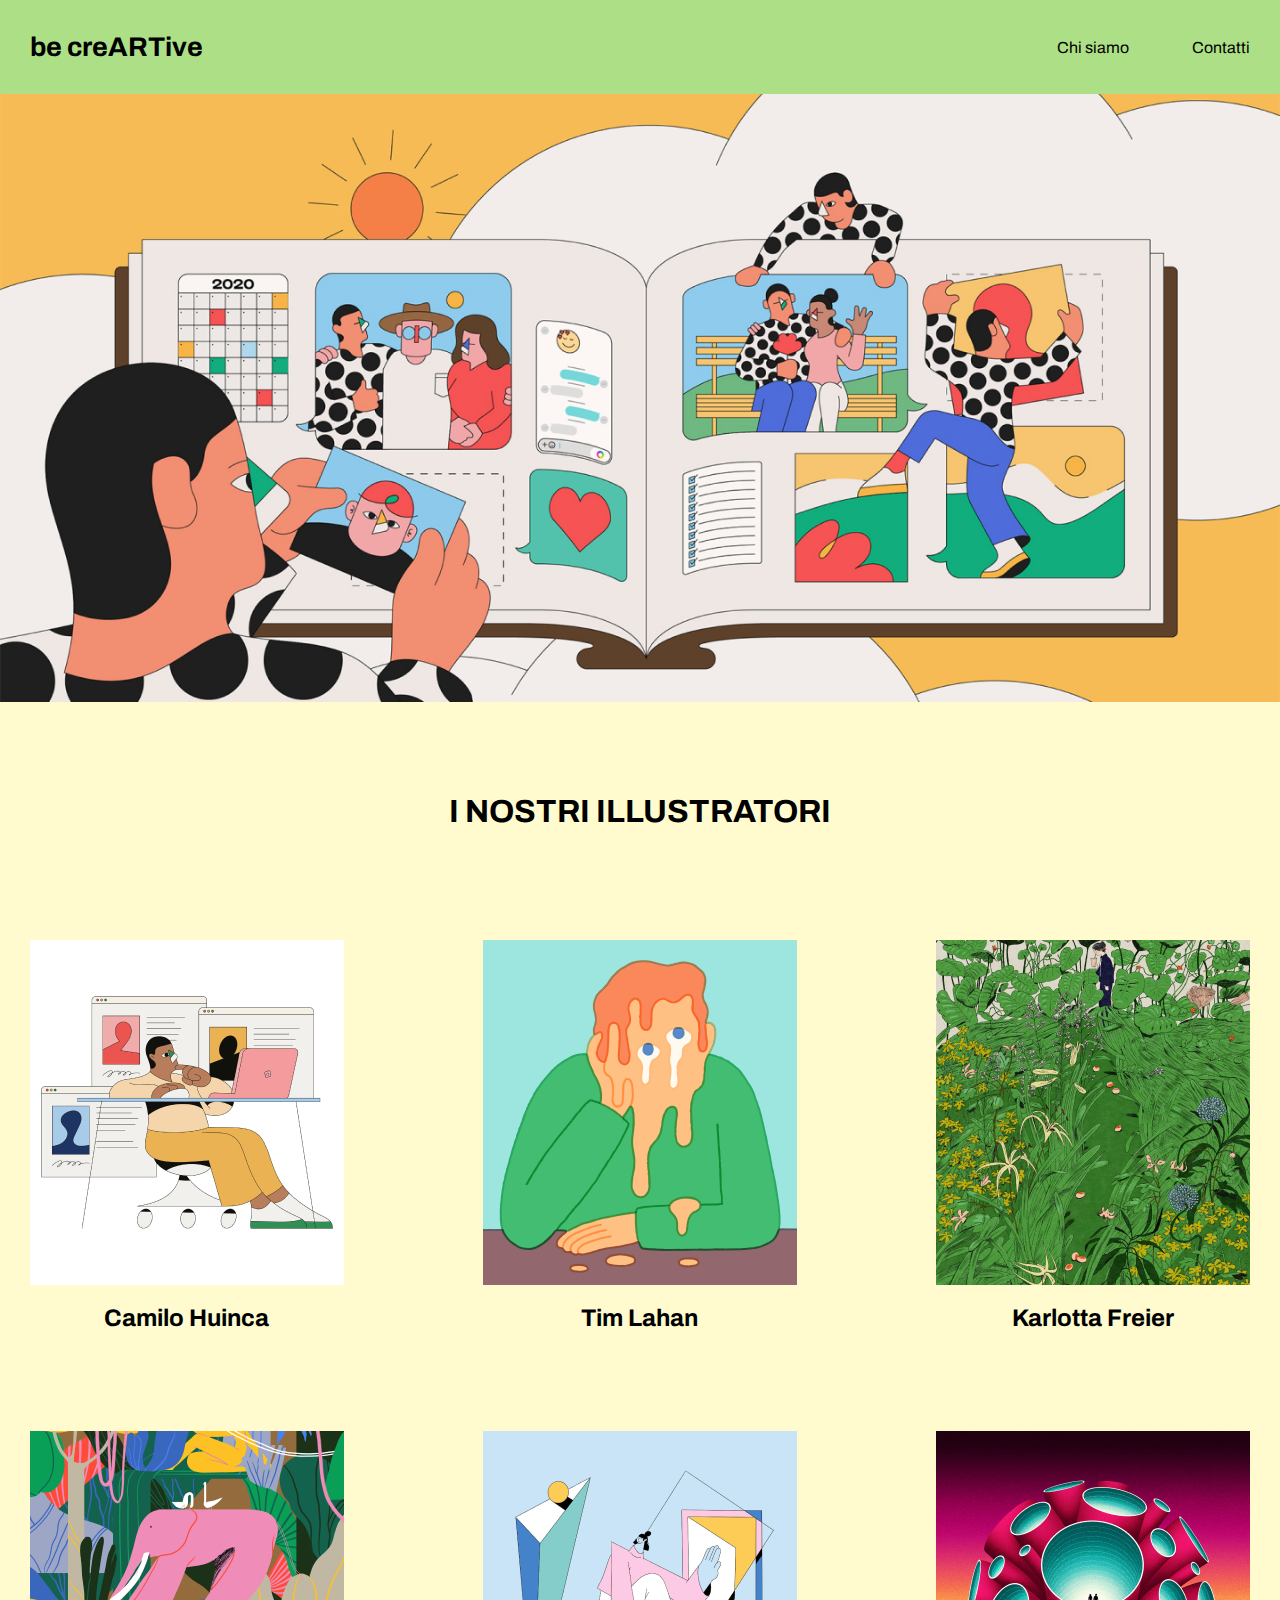
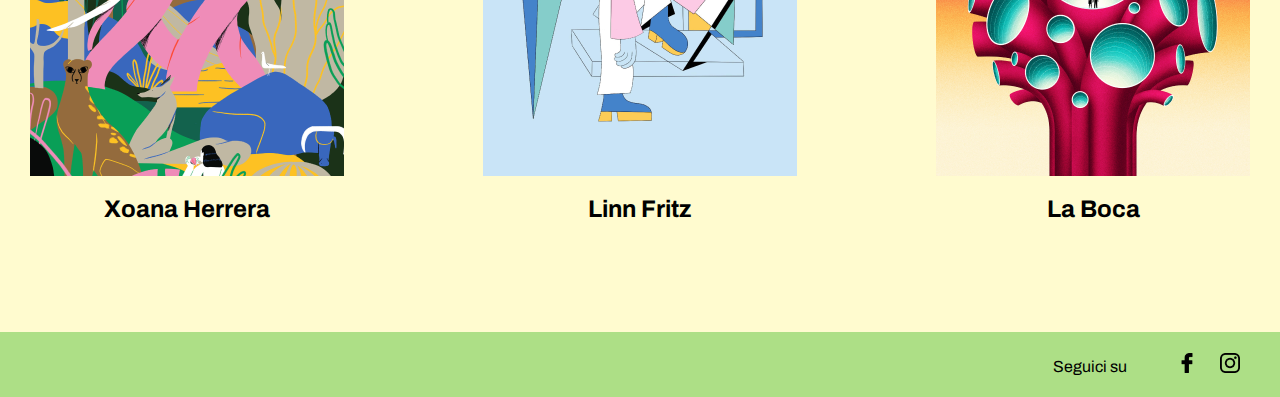
<file: index.html>
<!DOCTYPE html>
<html lang="en">
<head>
    <meta charset="UTF-8">
    <meta http-equiv="X-UA-Compatible" content="IE=edge">
    <meta name="viewport" content="width=device-width, initial-scale=1.0">
    <title>be creARTive</title>
    <link rel="stylesheet" href="css/stile.css">
</head>
<body>
    <header>
        <div class="titolo1">
        <p>be creARTive</p>
        </div>
        <nav>
            <ul class="navigazione1">
                <li><a href="chi-siamo.html">Chi siamo</a></li>
                <li><a href="contatti.html">Contatti</a></li>
            </ul>
        </nav>
    </header>
   <section class="hero">
    <img src="immagini/hero-img.png" alt="">
    </section>
    <main>

   <div class="sezione1">
     <h1>I NOSTRI ILLUSTRATORI</h1>
    </div>

        <div class="contenuti">
            <div class="card ">
                <a href="camilo huinca.html"><img src="immagini/home-huinca.jpg" alt=""></a>
                <a href="camilo huinca.html"><h2>Camilo Huinca</h2></a>
            </div>
            <div class="card">
                <a href="Tim Lahan.html"><img src="immagini/home-lahan.png" alt=""></a>
                <a href="Tim Lahan.html"><h2>Tim Lahan</h2></a>
            </div>
            <div class="card">
                <a href="Karlotta Freier.html"><img src="immagini/home-freier.png" alt=""></a>
                <a href="Karlotta Freier.html"><h2>Karlotta Freier</h2></a>
            </div>
            <div class="card">
                <a href="Xoana Herrera.html"><img src="immagini/home-herrera.png" alt=""></a>
                <a href="Xoana Herrera.html"><h2>Xoana Herrera</h2></a>
            </div>
            <div class="card ">
                <a href="Linn Fritz.html"><img src="immagini/home-fritz.png" alt=""></a>
                <a href="Linn Fritz.html"><h2>Linn Fritz</h2></a>
            </div>
            <div class="card ">
                <a href="La Boca.html"><img src="immagini/home-laboca.png" alt=""></a>
                <a href="La Boca.html"><h2>La Boca</h2></a>
            </div>
        </div>
</main>
<footer>
    <p>Seguici su</p>
    <nav>
        <ul class="navfooter">
            <li><a href="#"><img src="immagini/facebook.png" alt=""></a></li>
            <li><a href="#"><img src="immagini/insta.png" alt=""></a></li>
        </ul>
    </nav>
</footer>
        
</body>
</html>
</file>
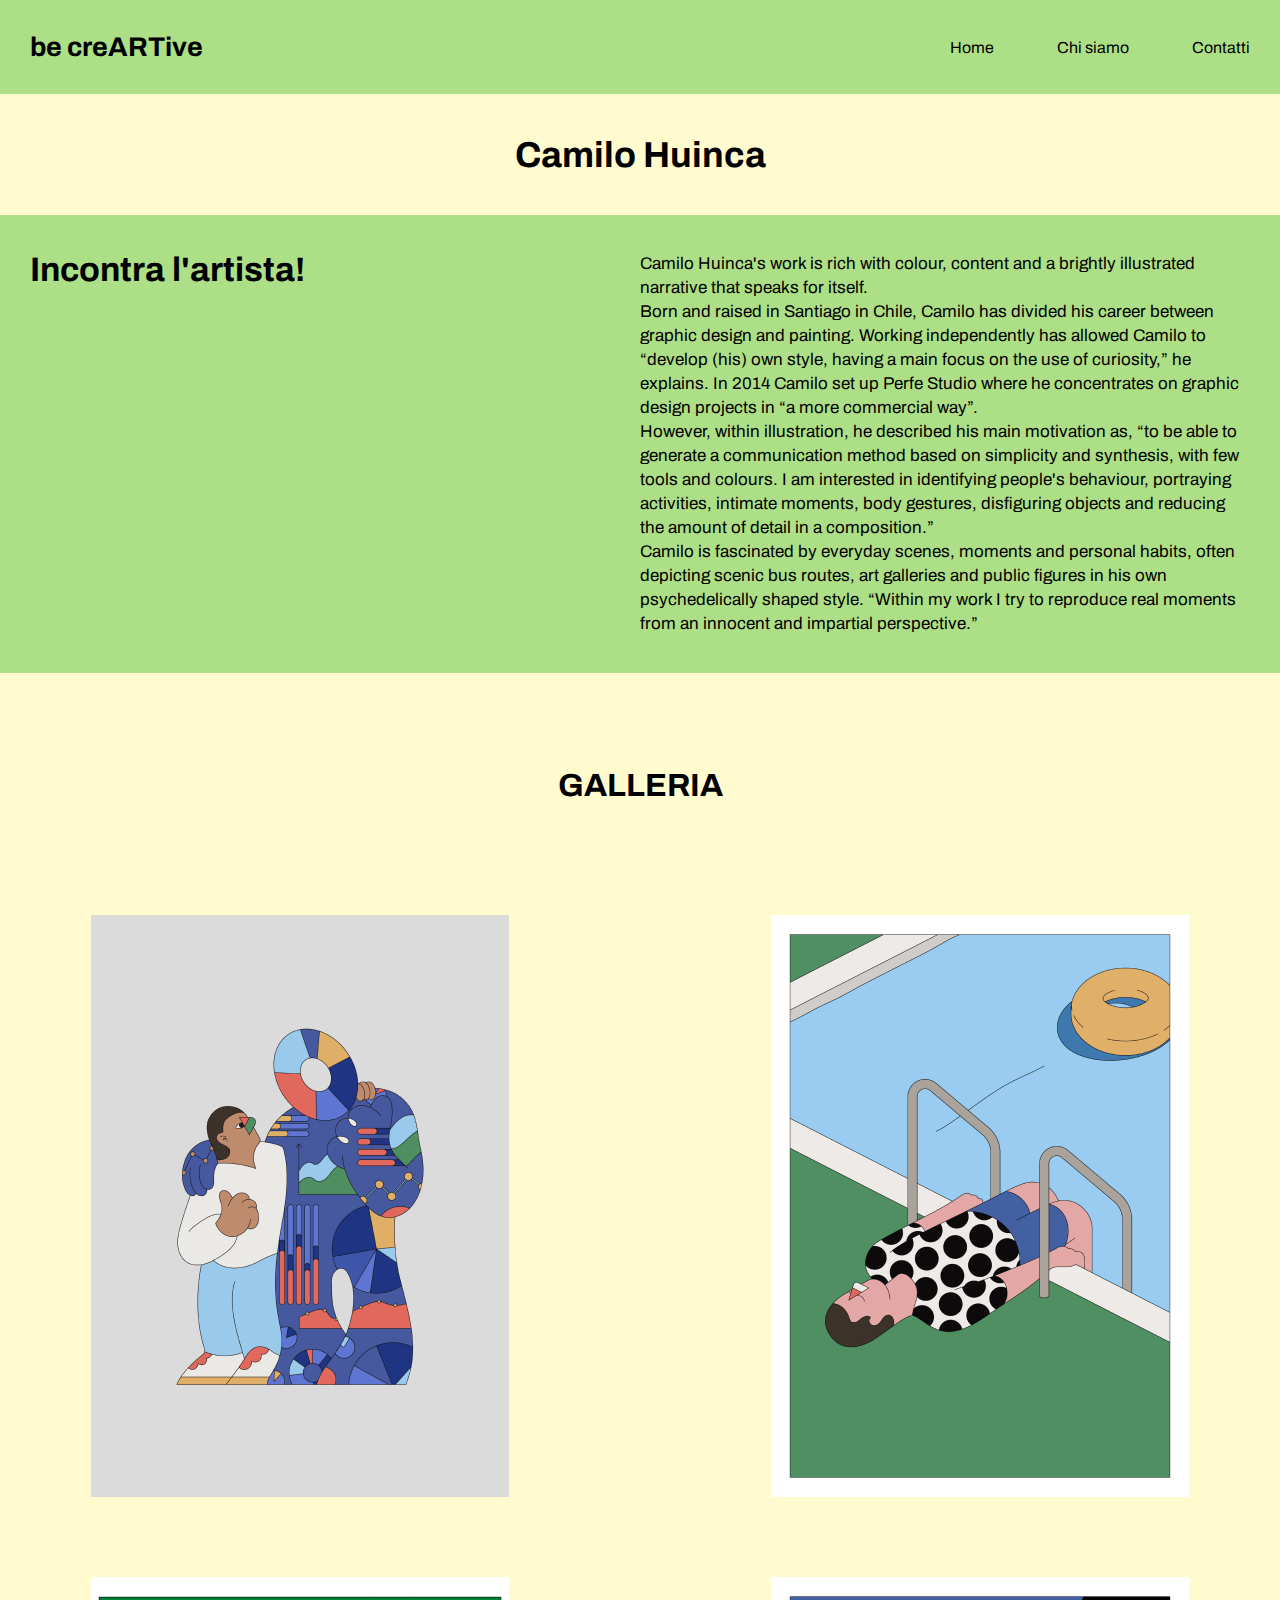
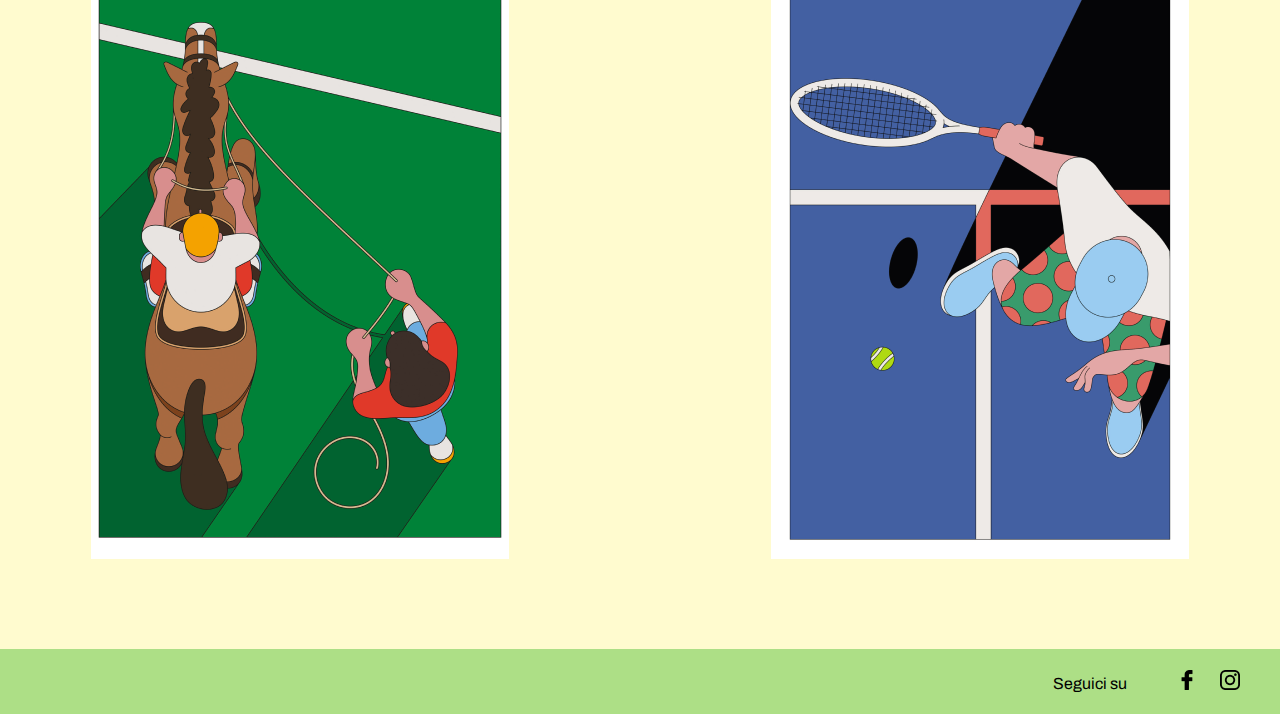
<file: camilo huinca.html>
<!DOCTYPE html>
<html lang="en">
<head>
    <meta charset="UTF-8">
    <meta http-equiv="X-UA-Compatible" content="IE=edge">
    <meta name="viewport" content="width=device-width, initial-scale=1.0">
    <title>Camilo Huinca</title>
    <link rel="stylesheet" href="css/stile.css">
</head>
<body>
    <header>
        <p>be creARTive</p>
        <nav>
            <ul class="navigazione">
                <li><a href="index.html">Home</a></li>
                <li><a href="chi-siamo.html">Chi siamo</a></li>
                <li><a href="contatti.html">Contatti</a></li>
            </ul>
        </nav>
    </header>
    <section class="hero">
        <h1>Camilo Huinca</h1>
    </section>
    <main> 
            <div class="bio">
            <h1>Incontra l'artista!</h1>
            <p>
                Camilo Huinca's work is rich with colour, 
                content and a brightly illustrated narrative that speaks for itself.
                <br>
                Born and raised in Santiago in Chile, Camilo has divided his career 
                between graphic design and painting.
                Working independently has allowed Camilo to “develop (his) own style,
                having a main focus on the use of curiosity,” he explains.
                In 2014 Camilo set up Perfe Studio where 
                he concentrates on graphic design projects
                in “a more commercial way”.
                <br>
                However, within illustration, he described his main motivation as, 
                “to be able to generate a communication
                method based on simplicity and synthesis, 
                with few tools and colours. I am interested 
                in identifying people's behaviour, portraying activities,
                intimate moments, body gestures, disfiguring objects and reducing
                the amount of detail in a composition.”
                <br>
                Camilo is fascinated by everyday scenes, moments and personal habits,
                often depicting scenic bus routes, art galleries
                and public figures in his own psychedelically 
                shaped style. “Within my work I try to reproduce real moments
                from an innocent and impartial perspective.”
            </p>
            </div>

           <div class="galleria">
            <h1>GALLERIA</h1>
            </div>

            <div class="illustrazioni">
                <div class="card">
                    <img src="immagini/the atlantic.png" alt="">
                </div>

                <div class="card">
                    <img src="immagini/swimmer.png" alt="">
                </div>

                <div class="card">
                    <img src="immagini/horse.png" alt="">
                </div>

                <div class="card">
                    <img src="immagini/tennis.png" alt="">
                </div>
            </div>
<div class="footer">
    <footer>
        <p>Seguici su</p>
        <nav>
            <ul class="navfooter">
                <li><a href="#"><img src="immagini/facebook.png" alt=""></a></li>
                <li><a href="#"><img src="immagini/insta.png" alt=""></a></li>
            </ul>
        </nav>
    </footer>
    </div>       
</body>
</html>
</file>
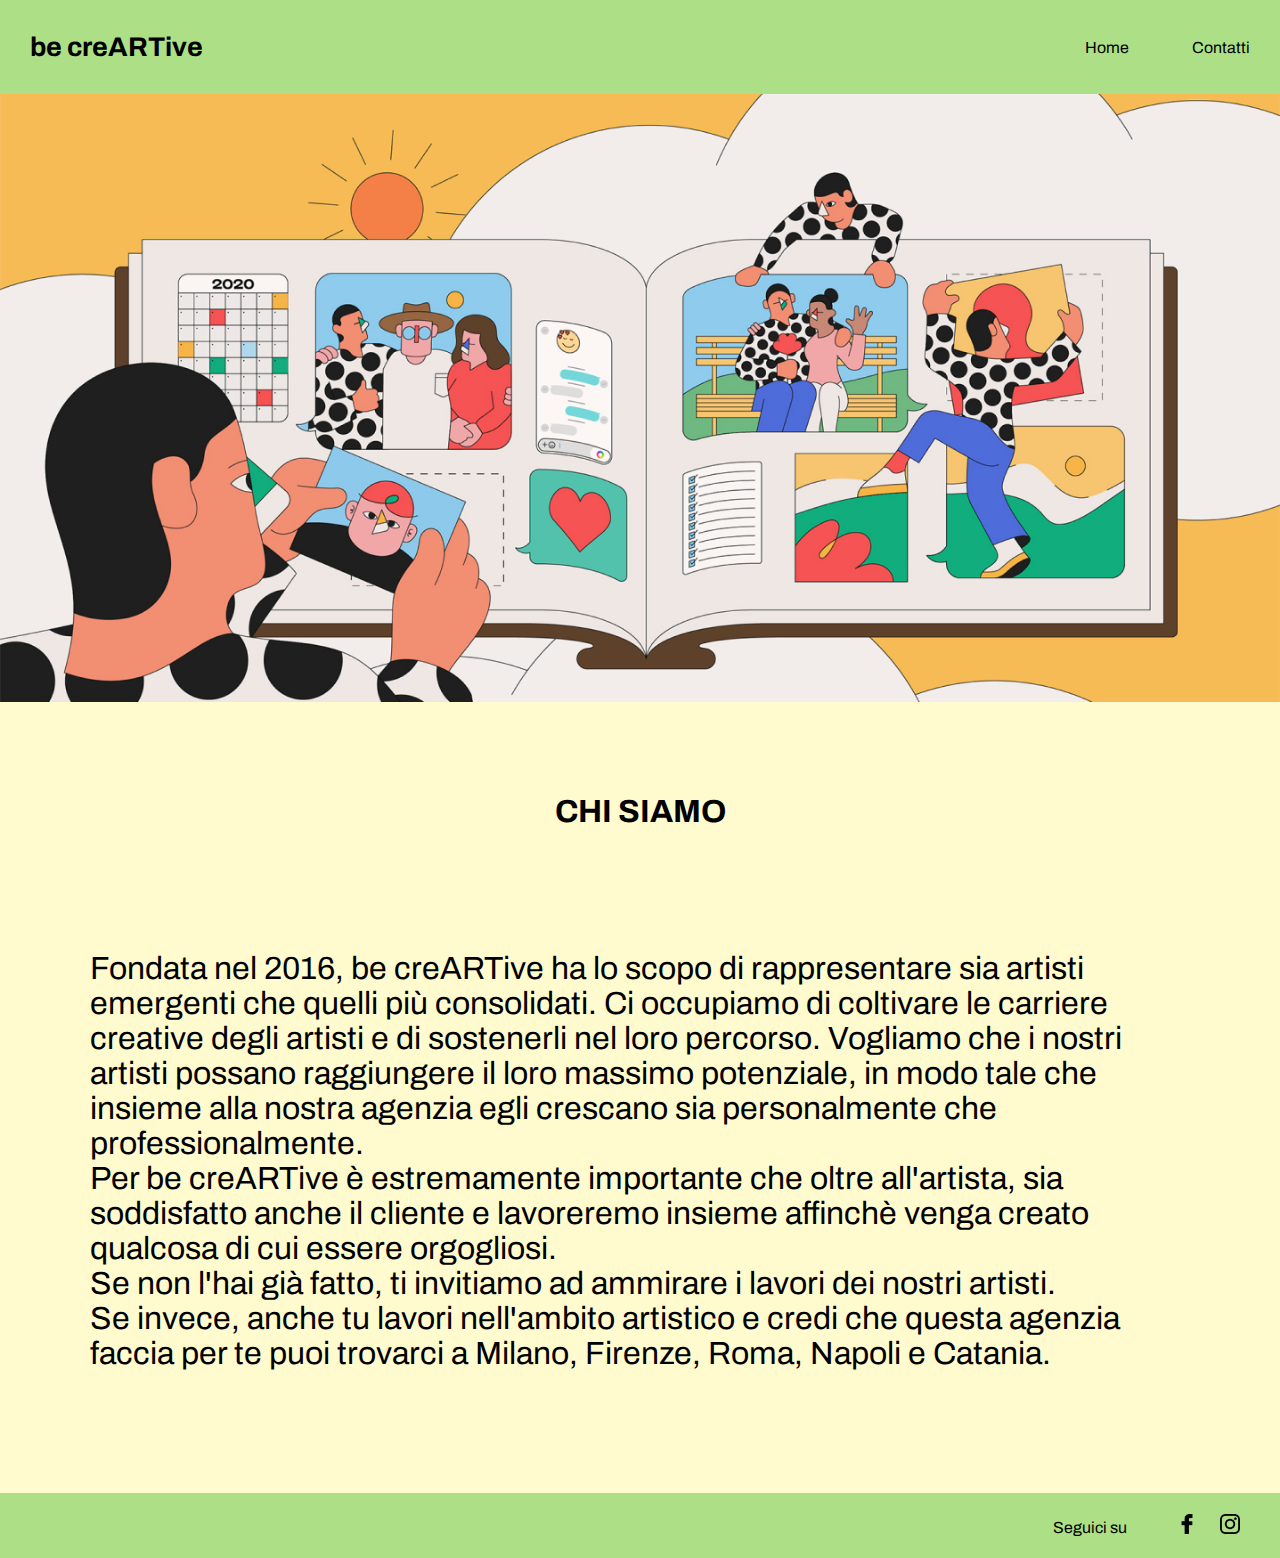
<file: chi-siamo.html>
<!DOCTYPE html>
<html lang="en">
<head>
    <meta charset="UTF-8">
    <meta http-equiv="X-UA-Compatible" content="IE=edge">
    <meta name="viewport" content="width=device-width, initial-scale=1.0">
    <title>be creARTive</title>
    <link rel="stylesheet" href="css/stile.css">
</head>
<body>
    <header>
        <p>be creARTive</p>
        <nav>
            <ul class="navigazione1">
                <li><a href="index.html">Home</a></li>
                <li><a href="contatti.html">Contatti</a></li>
            </ul>
        </nav>
    </header>
    <section class="hero">
     <img src="immagini/hero-img.png" alt="">
     </section>
     <main>

        <div class="sezione1">
        <h1>CHI SIAMO</h1>
        </div>

        <div class="descrizione">
        <p>
            Fondata nel 2016, be creARTive ha lo scopo di rappresentare sia artisti emergenti 
            che quelli più consolidati. Ci occupiamo di coltivare le carriere creative 
            degli artisti e di sostenerli nel loro percorso.
            Vogliamo che i nostri artisti possano raggiungere il loro massimo potenziale, 
            in modo tale che insieme alla nostra agenzia egli crescano sia personalmente
            che professionalmente.
            <br>
            Per be creARTive è estremamente importante che oltre all'artista,
            sia soddisfatto anche il cliente e lavoreremo insieme affinchè venga creato
            qualcosa di cui essere orgogliosi.
            <br>
            Se non l'hai già fatto, ti invitiamo ad ammirare i lavori dei nostri artisti.
            <br>
            Se invece, anche tu lavori nell'ambito artistico e credi che questa agenzia 
            faccia per te puoi trovarci a Milano, Firenze, Roma, Napoli e Catania.
        </p>
        </div>
     </main>
     <footer>
        <p>Seguici su</p>
        <nav>
            <ul class="navfooter">
                <li><a href="#"><img src="immagini/facebook.png" alt=""></a></li>
                <li><a href="#"><img src="immagini/insta.png" alt=""></a></li>
            </ul>
        </nav>
    </footer>
            
    </body>
    </html>
</file>
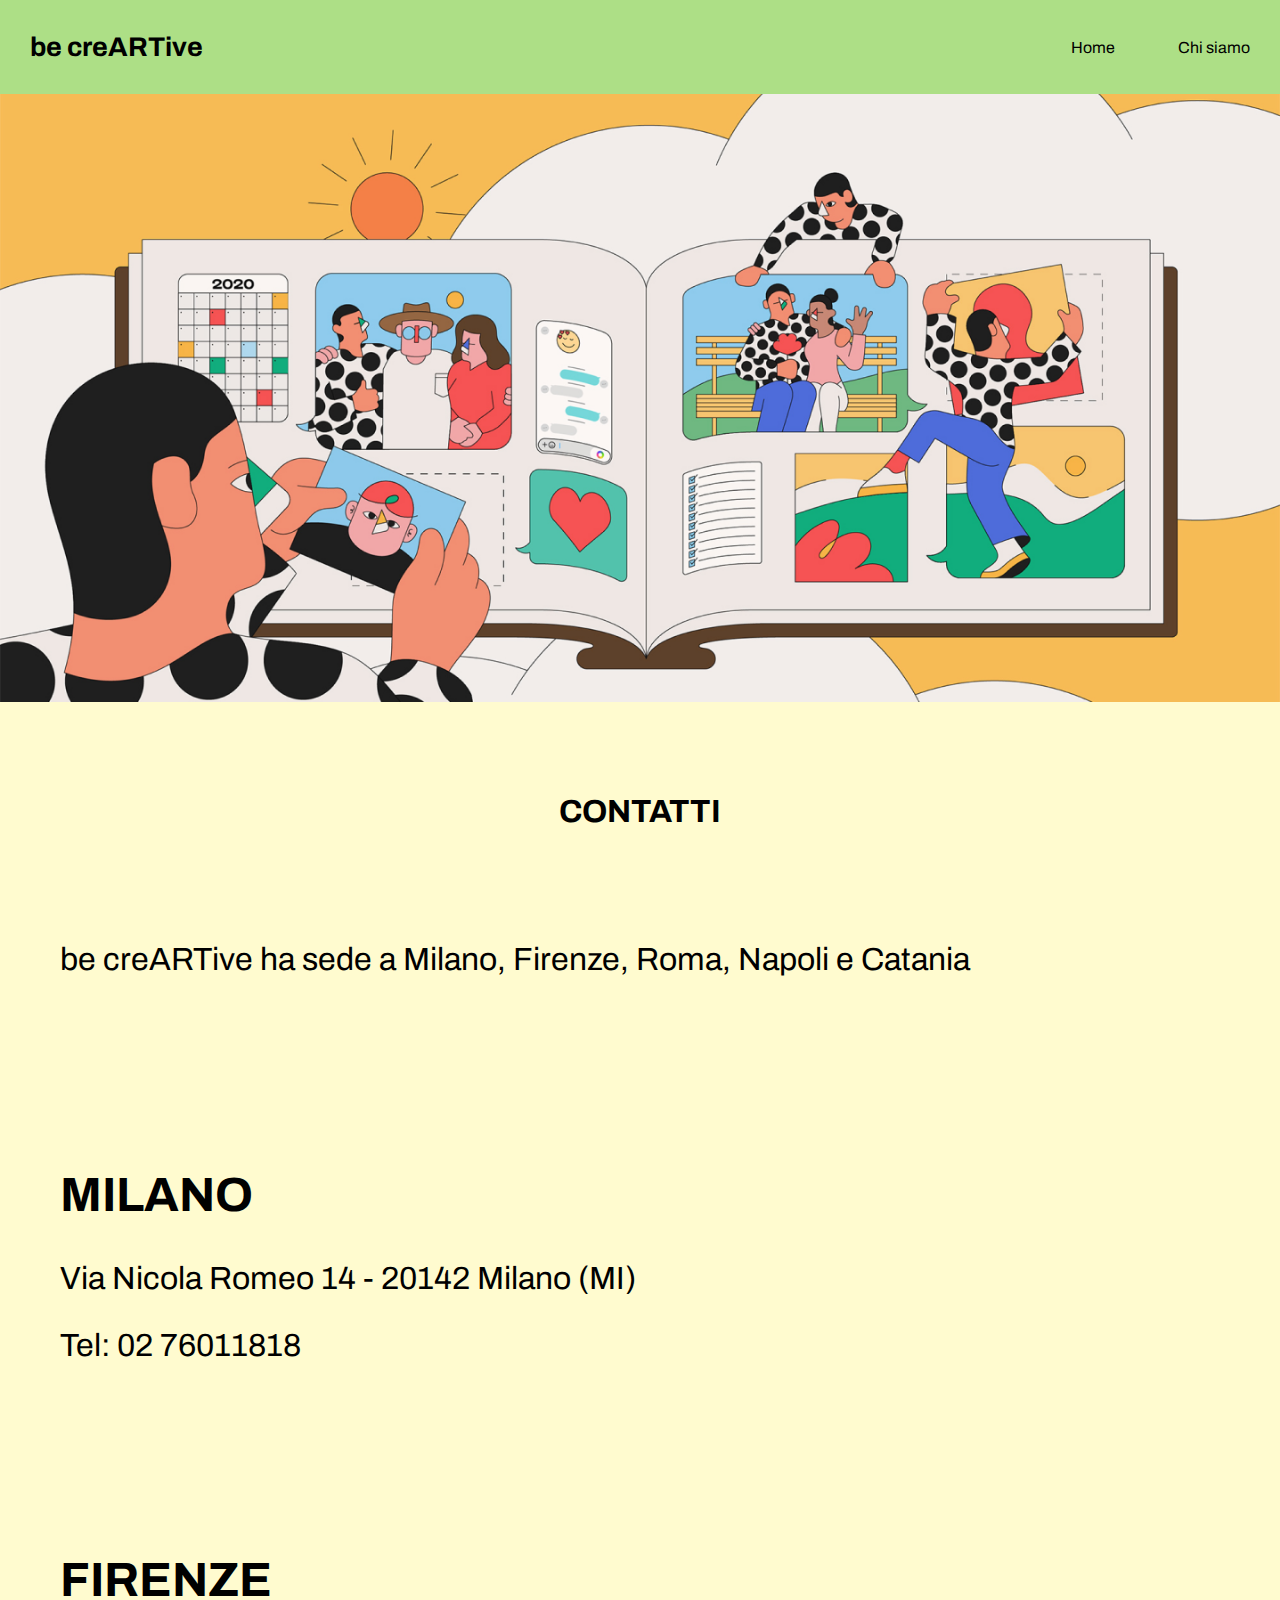
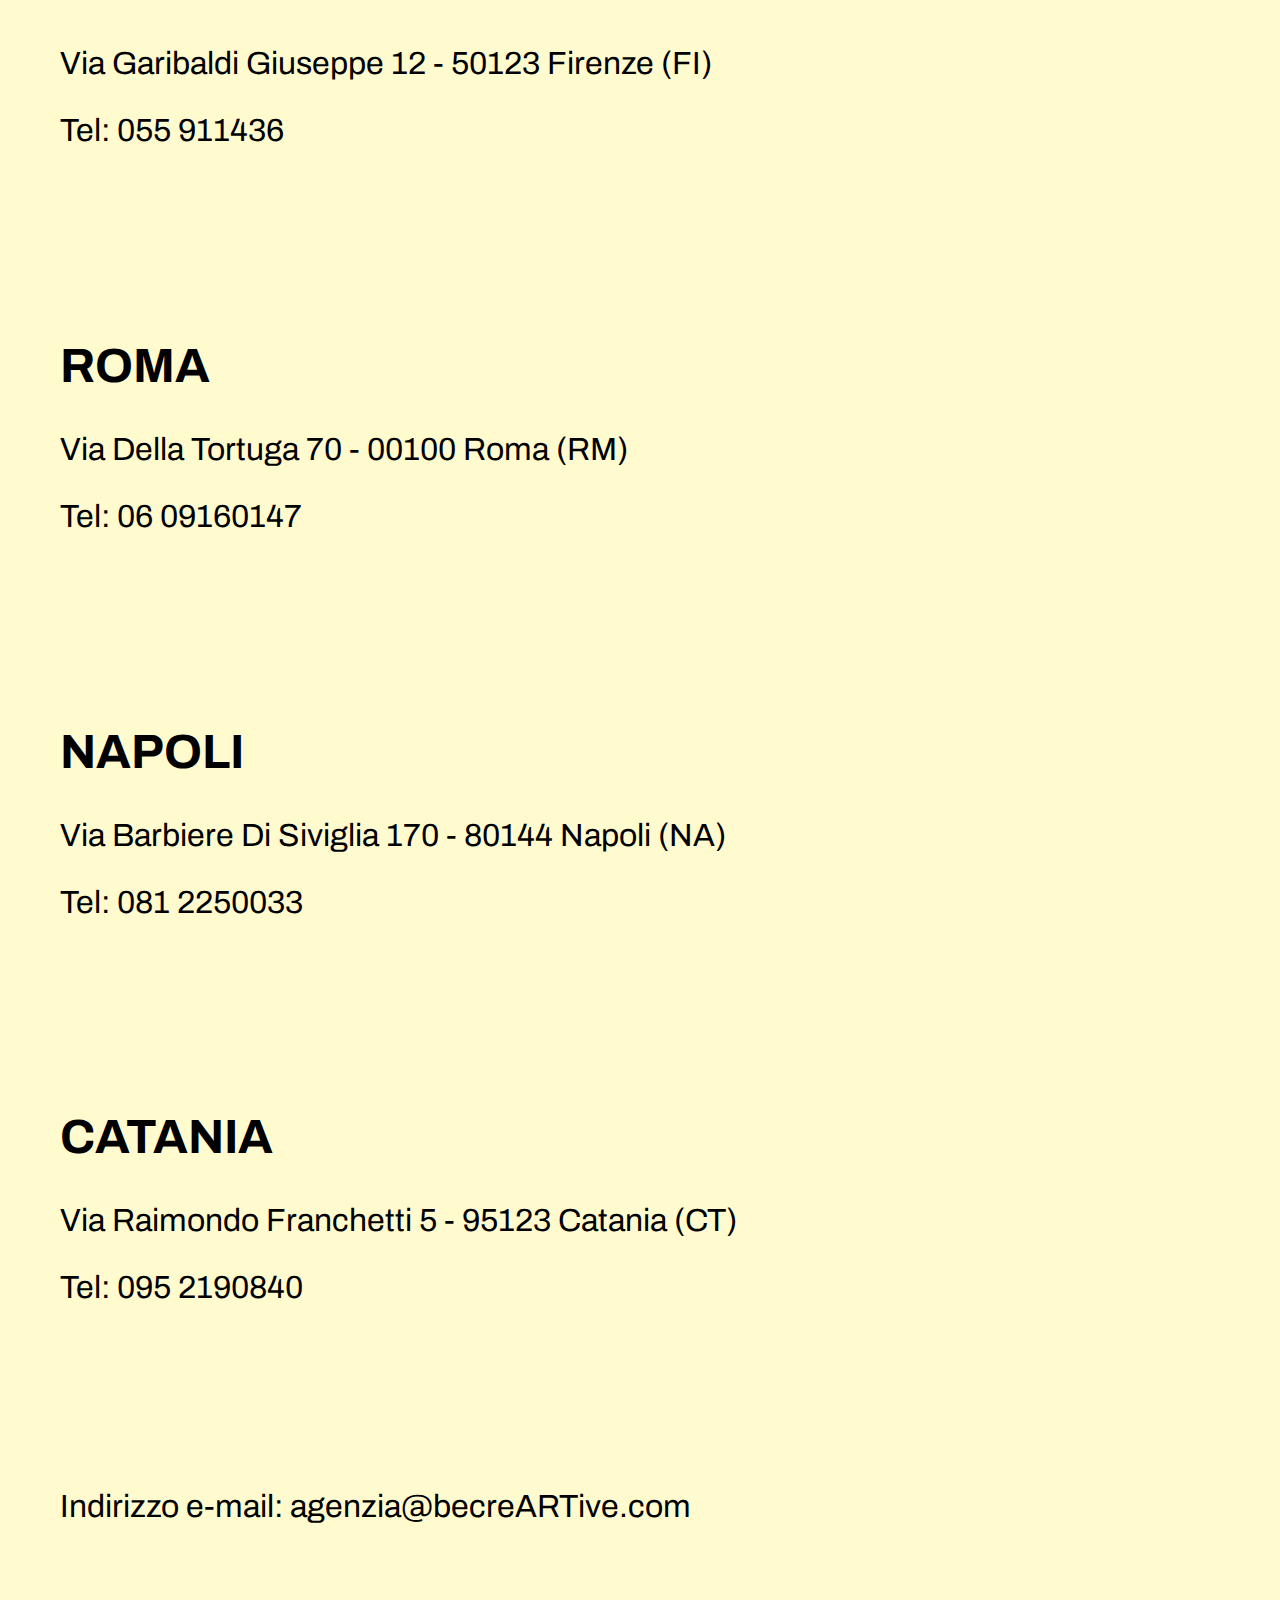
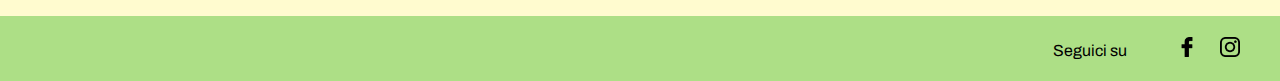
<file: contatti.html>
<!DOCTYPE html>
<html lang="en">
<head>
    <meta charset="UTF-8">
    <meta http-equiv="X-UA-Compatible" content="IE=edge">
    <meta name="viewport" content="width=device-width, initial-scale=1.0">
    <title>be creARTive</title>
    <link rel="stylesheet" href="css/stile.css">
</head>
<body>
    <header>
        <p>be creARTive</p>
        <nav>
            <ul class="navigazione1">
                <li><a href="index.html">Home</a></li>
                <li><a href="chi-siamo.html">Chi siamo</a></li>
            </ul>
        </nav>
    </header>
    <section class="hero">
     <img src="immagini/hero-img.png" alt="">
     </section>
     <main>

        <div class="sezione1">
        <h1>CONTATTI</h1>
        </div>

    
    <div class="contatti">
        <div class="città">
            <p>be creARTive ha sede a Milano, Firenze, Roma, Napoli e Catania</p>
        </div>
        <div class="città">
            <h2>MILANO</h2>
            <p>
                Via Nicola Romeo 14 - 20142 Milano (MI)
            </p>
            <p>
                Tel: 02 76011818
            </p>
        </div>
        <div class="città">
            <h2>FIRENZE</h2>
            <p>
                Via Garibaldi Giuseppe 12 - 50123 Firenze (FI)
            </p>
            <p>
                Tel: 055 911436
            </p>
        </div>
        <div class="città">
            <h2>ROMA</h2>
            <p>
                Via Della Tortuga 70 - 00100 Roma (RM)
            </p>
            <p>
                Tel: 06 09160147
            </p>
        </div>
        <div class="città">
            <h2>NAPOLI</h2>
            <p>
                Via Barbiere Di Siviglia 170 - 80144 Napoli (NA)
            </p>
            <p>
                Tel: 081 2250033
            </p>
        </div>
        <div class="città">
            <h2>CATANIA</h2>
            <p>
                Via Raimondo Franchetti 5 - 95123 Catania (CT)
            </p>
            <p>
                Tel: 095 2190840
            </p>
        </div>
       <div class="città">
         <p> Indirizzo e-mail: agenzia@becreARTive.com</p>
        </div>
    </div>
     </main>
     <footer>
        <p>Seguici su</p>
        <nav>
            <ul class="navfooter">
                <li><a href="#"><img src="immagini/facebook.png" alt=""></a></li>
                <li><a href="#"><img src="immagini/insta.png" alt=""></a></li>
            </ul>
        </nav>
    </footer>
            
    </body>
    </html>
</file>
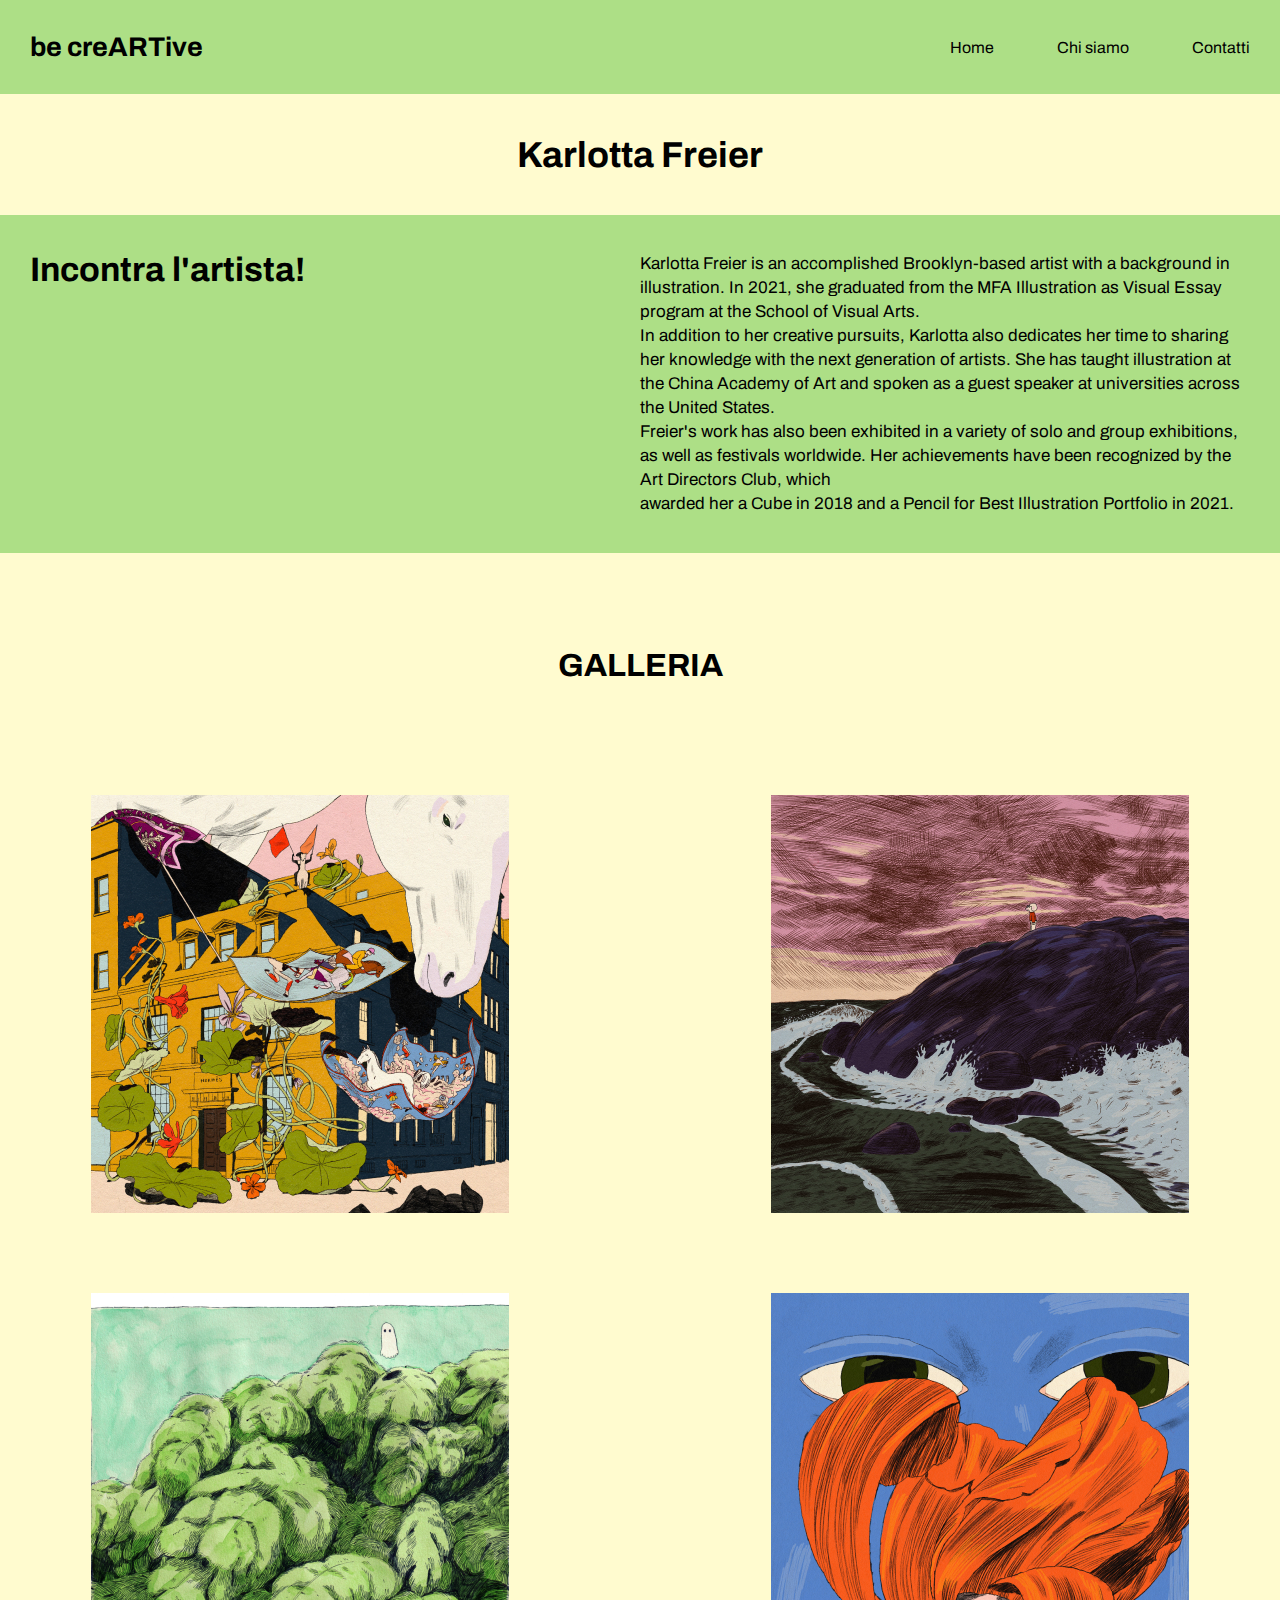
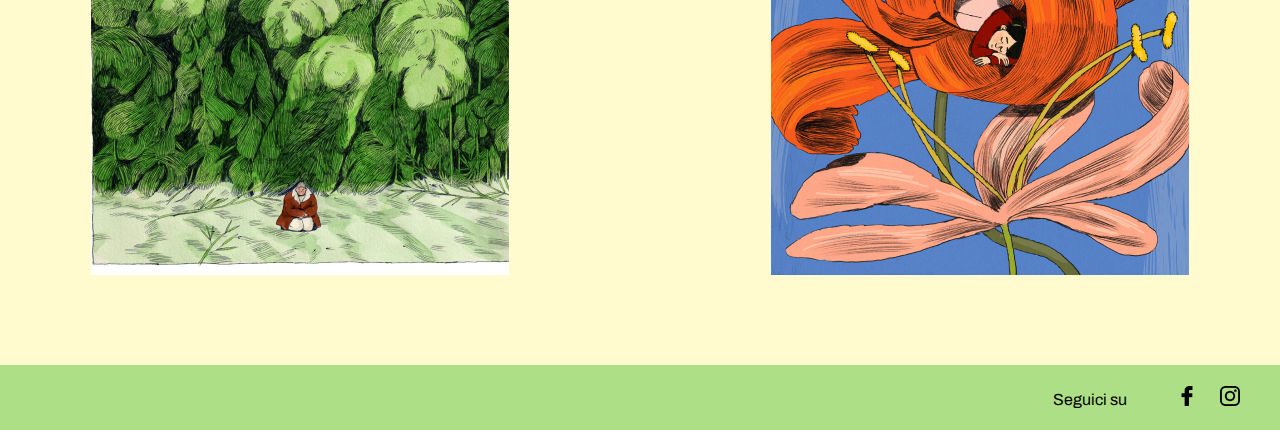
<file: Karlotta Freier.html>
<!DOCTYPE html>
<html lang="en">
<head>
    <meta charset="UTF-8">
    <meta http-equiv="X-UA-Compatible" content="IE=edge">
    <meta name="viewport" content="width=device-width, initial-scale=1.0">
    <title>Karlotta Freier</title>
    <link rel="stylesheet" href="css/stile.css">
</head>
<body>
    <header>
        <p>be creARTive</p>
        <nav>
            <ul class="navigazione">
                <li><a href="index.html">Home</a></li>
                <li><a href="chi-siamo.html">Chi siamo</a></li>
                <li><a href="contatti.html">Contatti</a></li>
            </ul>
        </nav>
    </header>
    <section class="hero">
        <h1>Karlotta Freier</h1>
    </section>
    <main> 
        <div class="bio">
            <h1>Incontra l'artista!</h1>
            <p>
                Karlotta Freier is an accomplished Brooklyn-based artist with a background in illustration. 
                In 2021, she graduated from the MFA Illustration as Visual Essay program at 
                the School of Visual Arts.
                <br>
                In addition to her creative pursuits,
                 Karlotta also dedicates her time to sharing her knowledge with 
                 the next generation of artists. She has taught illustration at the China Academy
                  of Art and spoken as a guest speaker at universities across the United States.
                <br>
                Freier's work has also been exhibited in a variety of solo and group exhibitions, 
                as well as festivals worldwide. Her achievements have been recognized by 
                the Art Directors Club, which
                <br>
                awarded her a Cube in 2018 and a Pencil for Best Illustration Portfolio in 2021.
            </p>
            </div>
            <div class="galleria">
                <h1>GALLERIA</h1>
                </div>
    
                <div class="illustrazioni">
                    <div class="card">
                        <img src="immagini/karlotta freier 1.jpg" alt="">
                    </div>
    
                    <div class="card">
                        <img src="immagini/karlotta freier 2.png" alt="">
                    </div>
    
                    <div class="card">
                        <img src="immagini/karlotta freier 3.png" alt="">
                    </div>
    
                    <div class="card">
                        <img src="immagini/karlotta freier 4.png" alt="">
                    </div>
                </div>
                <div class="footer">
                    <footer>
                        <p>Seguici su</p>
                        <nav>
                            <ul class="navfooter">
                                <li><a href="#"><img src="immagini/facebook.png" alt=""></a></li>
                                <li><a href="#"><img src="immagini/insta.png" alt=""></a></li>
                            </ul>
                        </nav>
                    </footer>
                </div> 
                      
                </body>
                </html>
</file>
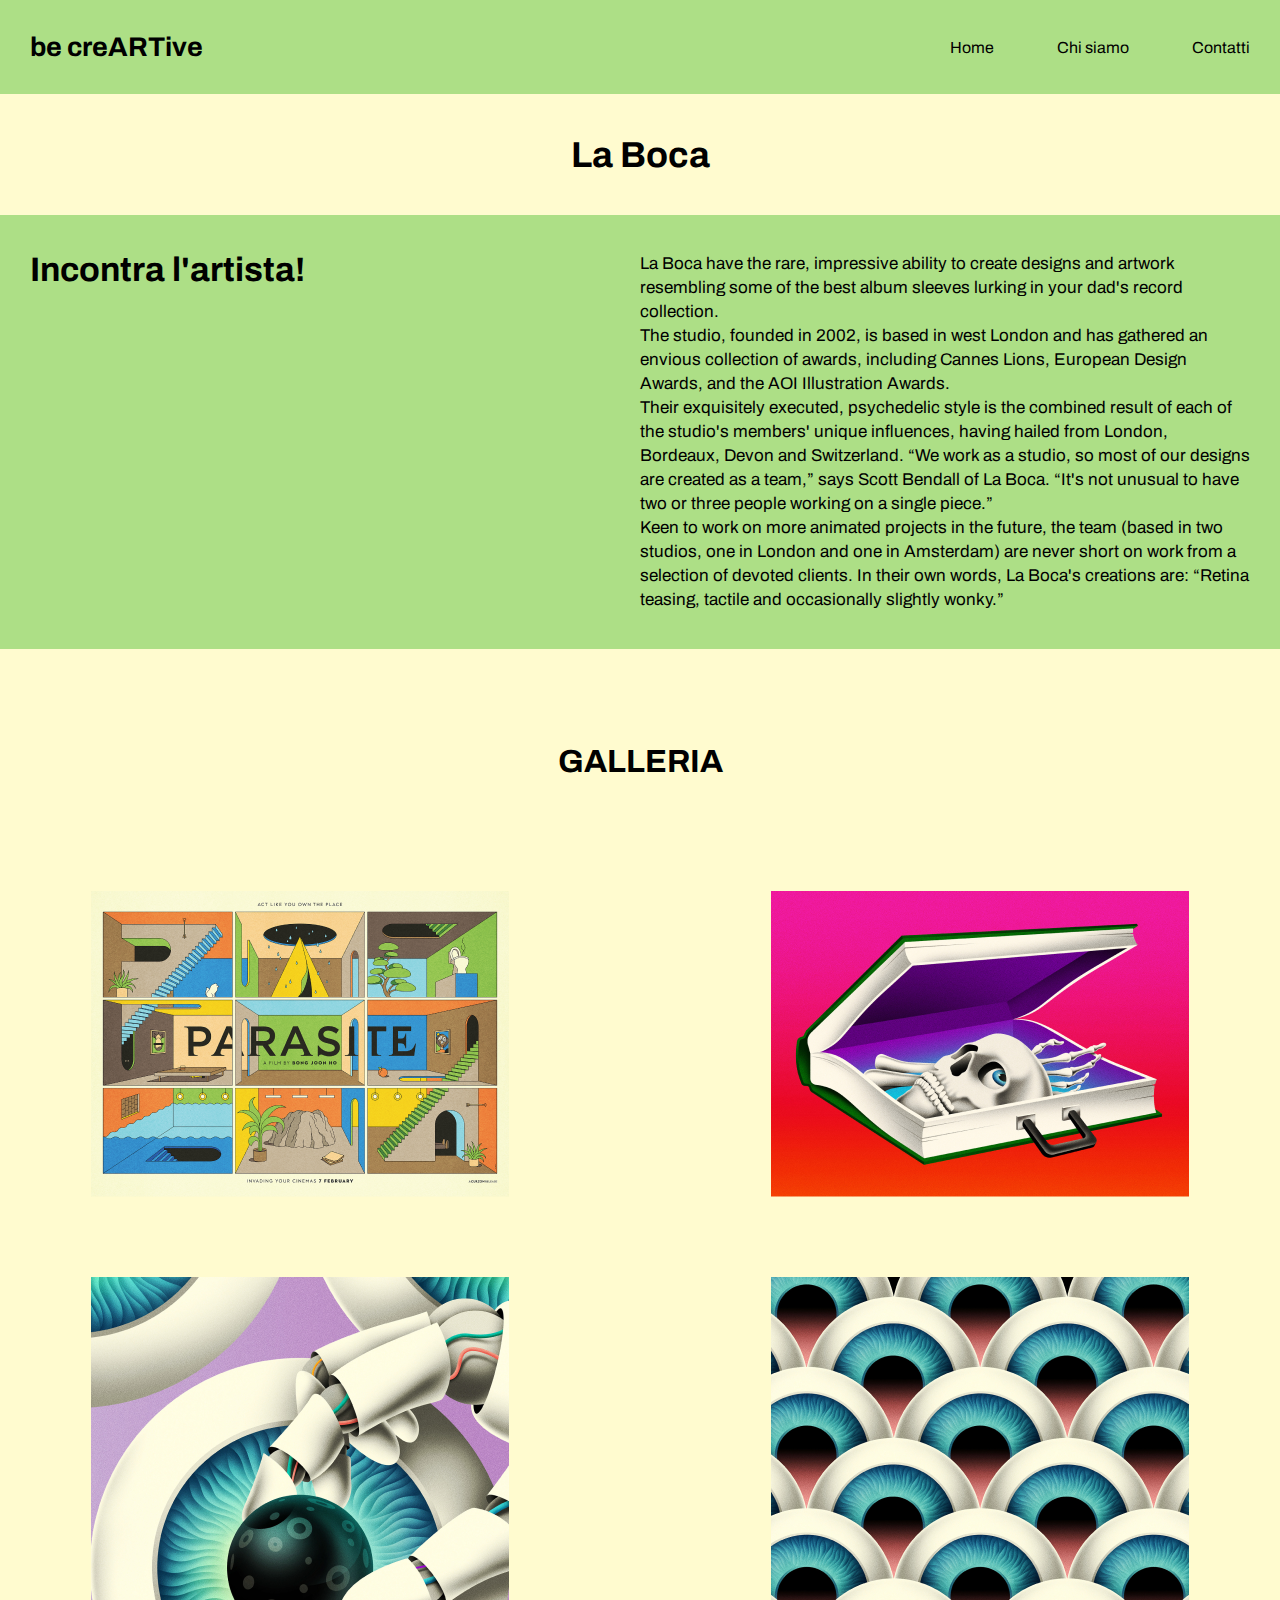
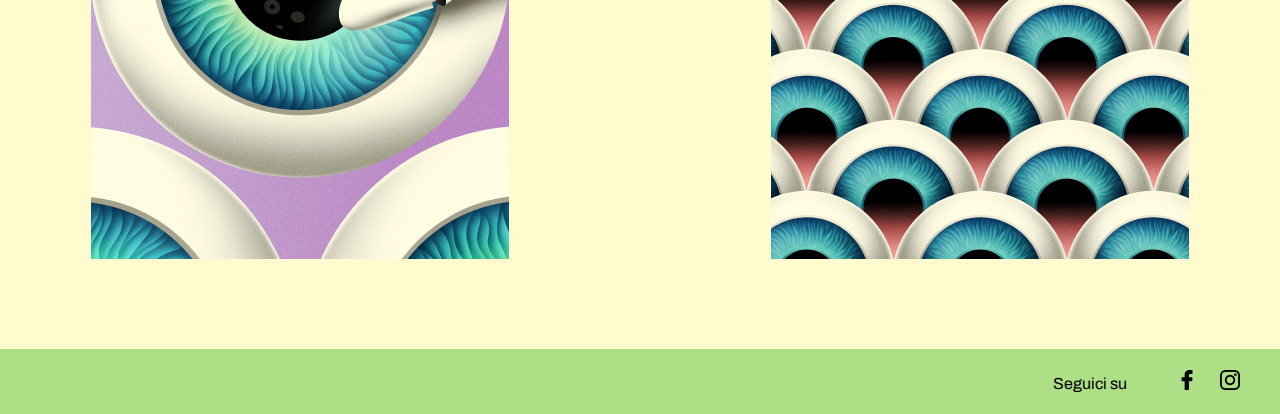
<file: La Boca.html>
<!DOCTYPE html>
<html lang="en">
<head>
    <meta charset="UTF-8">
    <meta http-equiv="X-UA-Compatible" content="IE=edge">
    <meta name="viewport" content="width=device-width, initial-scale=1.0">
    <title>La Boca</title>
    <link rel="stylesheet" href="css/stile.css">
</head>
<body>
    <header>
        <p>be creARTive</p>
        <nav>
            <ul class="navigazione">
                <li><a href="index.html">Home</a></li>
                <li><a href="chi-siamo.html">Chi siamo</a></li>
                <li><a href="contatti.html">Contatti</a></li>
            </ul>
        </nav>
    </header>
    <section class="hero">
        <h1>La Boca</h1>
    </section>
    <main> 
        <div class="bio">
            <h1>Incontra l'artista!</h1>
            <p>
                La Boca have the rare, impressive ability to create designs and artwork
                resembling some of the best album sleeves lurking in your dad's record collection.
                <br> 
                The studio, founded in 2002, is based in west London and has gathered
                an envious collection of awards, including Cannes Lions, European Design Awards,
                and the AOI Illustration Awards. 
                <br>
                Their exquisitely executed, psychedelic style is the combined result 
                of each of the studio's members' unique influences, having hailed from London,
                Bordeaux, Devon and Switzerland. “We work as a studio, so most of 
                our designs are created as a team,” says Scott Bendall of La Boca.
                “It's not unusual to have two or three people working on a single piece.”
                <br>
                Keen to work on more animated projects in the future,
                the team (based in two studios, one in London and one in Amsterdam)
                are never short on work from a selection of devoted clients. 
                In their own words, La Boca's creations are: “Retina teasing, 
                tactile and occasionally slightly wonky.”
            </p>
            </div>
            <div class="galleria">
                <h1>GALLERIA</h1>
                </div>
    
                <div class="illustrazioni">
                    <div class="card">
                        <img src="immagini/la boca 1.png" alt="">
                    </div>
        
                    <div class="card">
                        <img src="immagini/la boca 2.png" alt="">
                    </div>
        
                    <div class="card">
                        <img src="immagini/la boca 3.png" alt="">
                    </div>
        
                    <div class="card">
                        <img src="immagini/la boca 4.png" alt="">
                    </div>
                </div>
                <div class="footer">
                    <footer>
                        <p>Seguici su</p>
                        <nav>
                            <ul class="navfooter">
                                <li><a href="#"><img src="immagini/facebook.png" alt=""></a></li>
                                <li><a href="#"><img src="immagini/insta.png" alt=""></a></li>
                            </ul>
                        </nav>
                    </footer>
                </div> 
                      
                </body>
                </html>
</file>
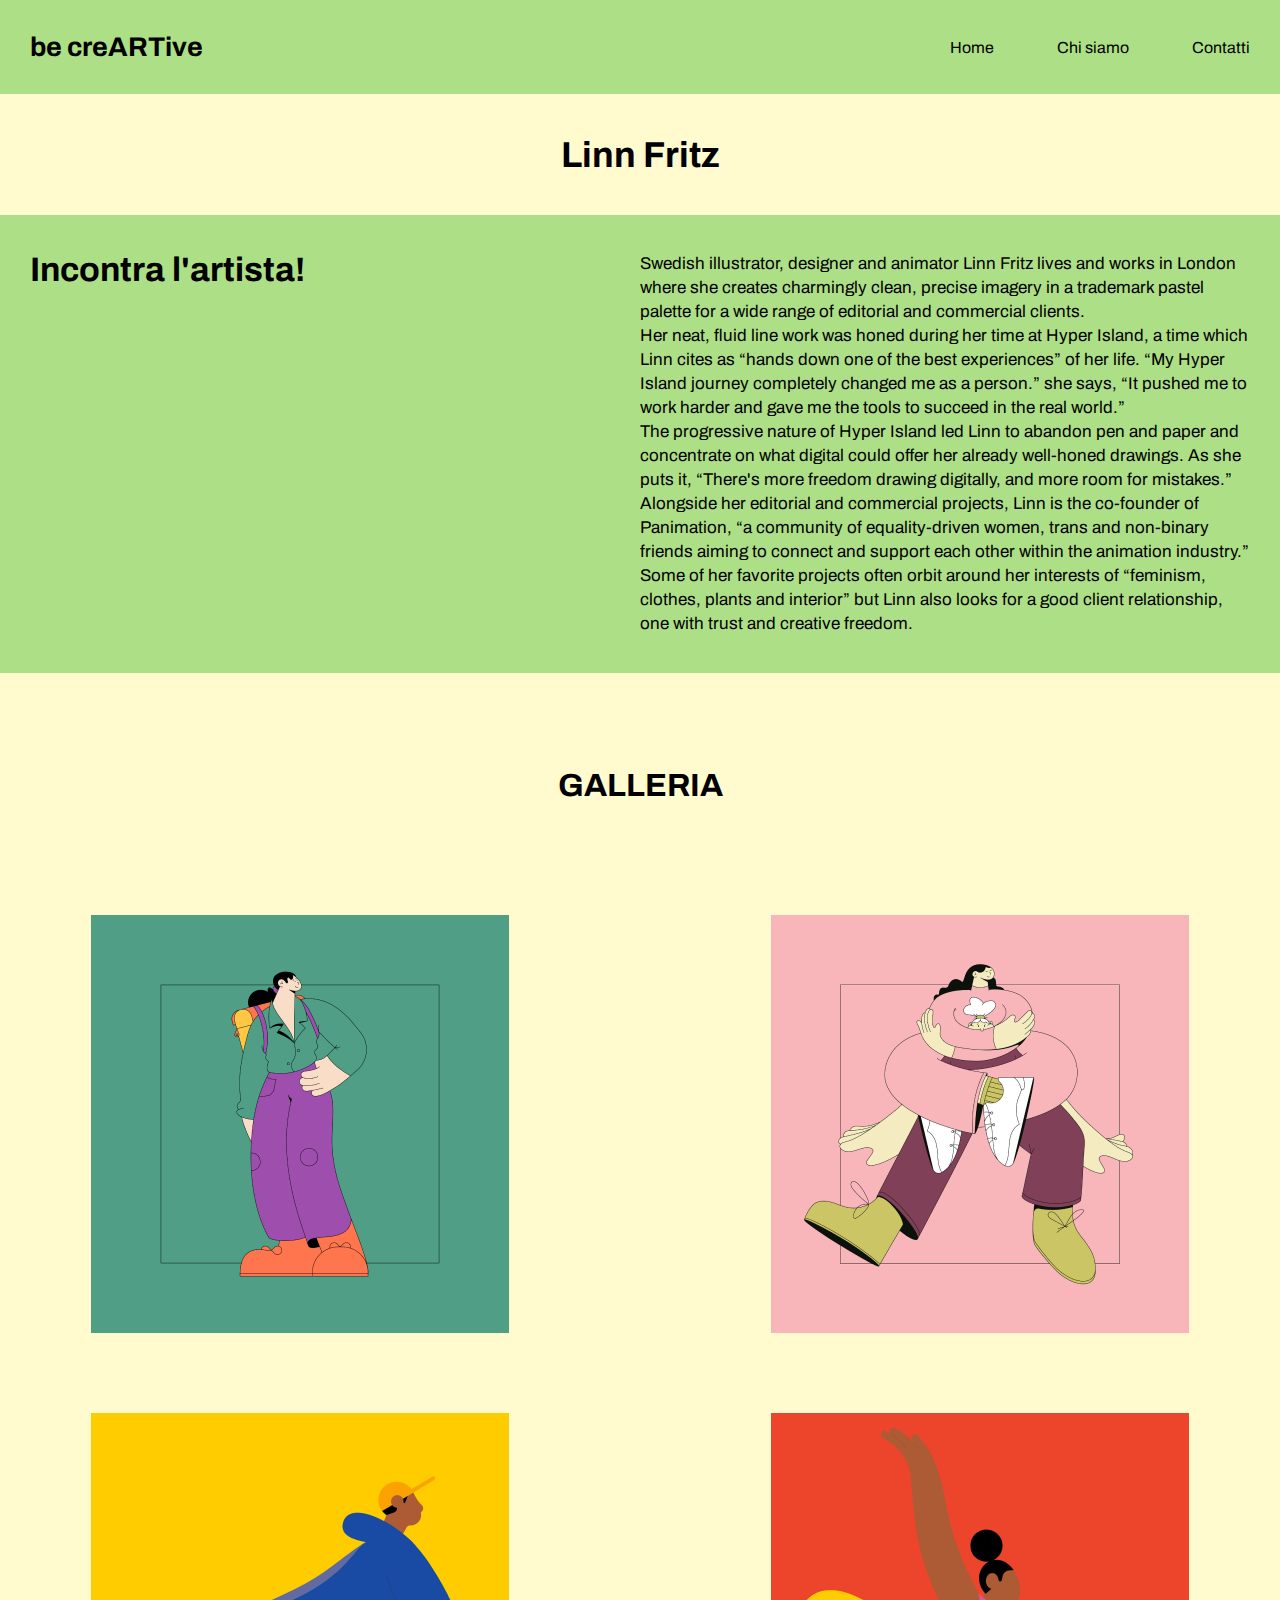
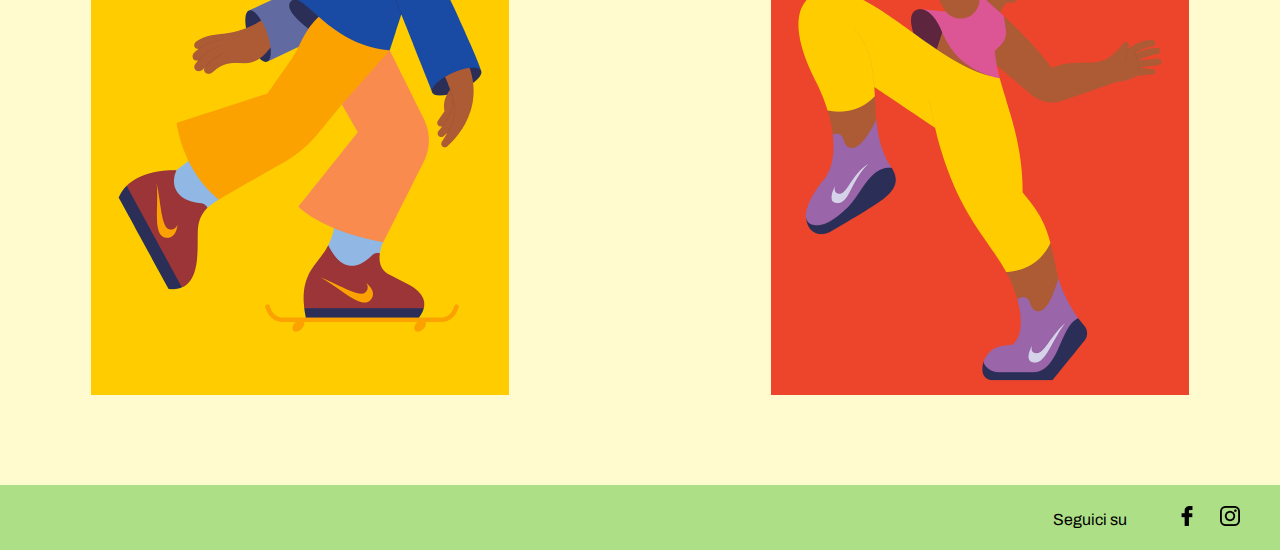
<file: Linn Fritz.html>
<!DOCTYPE html>
<html lang="en">
<head>
    <meta charset="UTF-8">
    <meta http-equiv="X-UA-Compatible" content="IE=edge">
    <meta name="viewport" content="width=device-width, initial-scale=1.0">
    <title>Linn Fritz</title>
    <link rel="stylesheet" href="css/stile.css">
</head>
<body>
    <header>
        <p>be creARTive</p>
        <nav>
            <ul class="navigazione">
                <li><a href="index.html">Home</a></li>
                <li><a href="chi-siamo.html">Chi siamo</a></li>
                <li><a href="contatti.html">Contatti</a></li>
            </ul>
        </nav>
    </header>
    <section class="hero">
        <h1>Linn Fritz</h1>
    </section>
    <main> 
        <div class="bio">
            <h1>Incontra l'artista!</h1>
            <p>
                Swedish illustrator, designer and animator Linn Fritz lives and works
                in London where she creates charmingly clean, precise imagery in a
                trademark pastel palette for a wide range of editorial and commercial clients.
                <br>
                Her neat, fluid line work was honed during her time at Hyper Island, 
                a time which Linn cites as “hands down one of the best experiences” of her life. 
                “My Hyper Island journey completely changed me as a person.” she says,
                “It pushed me to work harder and gave me the tools to succeed in the real world.”
                <br> 
                The progressive nature of Hyper Island led Linn to abandon pen and paper
                and concentrate on what digital could offer her already well-honed drawings.
                As she puts it, “There's more freedom drawing digitally, and more room for mistakes.” 
                <br>
                Alongside her editorial and commercial projects, Linn is the co-founder of Panimation,
                “a community of equality-driven women, trans and non-binary friends
                aiming to connect and support each other within the animation industry.”
                Some of her favorite projects often orbit around her interests 
                of “feminism, clothes, plants and interior” but Linn also looks 
                for a good client relationship, one with trust and creative freedom.
            </p>
            </div>

            <div class="galleria">
                <h1>GALLERIA</h1>
                </div>
    
                <div class="illustrazioni">
                    <div class="card">
                        <img src="immagini/linn fritz 1.png" alt="">
                    </div>
        
                    <div class="card">
                        <img src="immagini/linn fritz 2.png" alt="">
                    </div>
        
                    <div class="card">
                        <img src="immagini/linn fritz 3.png" alt="">
                    </div>
        
                    <div class="card">
                        <img src="immagini/linn fritz 4.png" alt="">
                    </div>
                </div>

                <div class="footer">
                    <footer>
                        <p>Seguici su</p>
                        <nav>
                            <ul class="navfooter">
                                <li><a href="#"><img src="immagini/facebook.png" alt=""></a></li>
                                <li><a href="#"><img src="immagini/insta.png" alt=""></a></li>
                            </ul>
                        </nav>
                    </footer>
                </div> 
                      
                </body>
                </html>
</file>
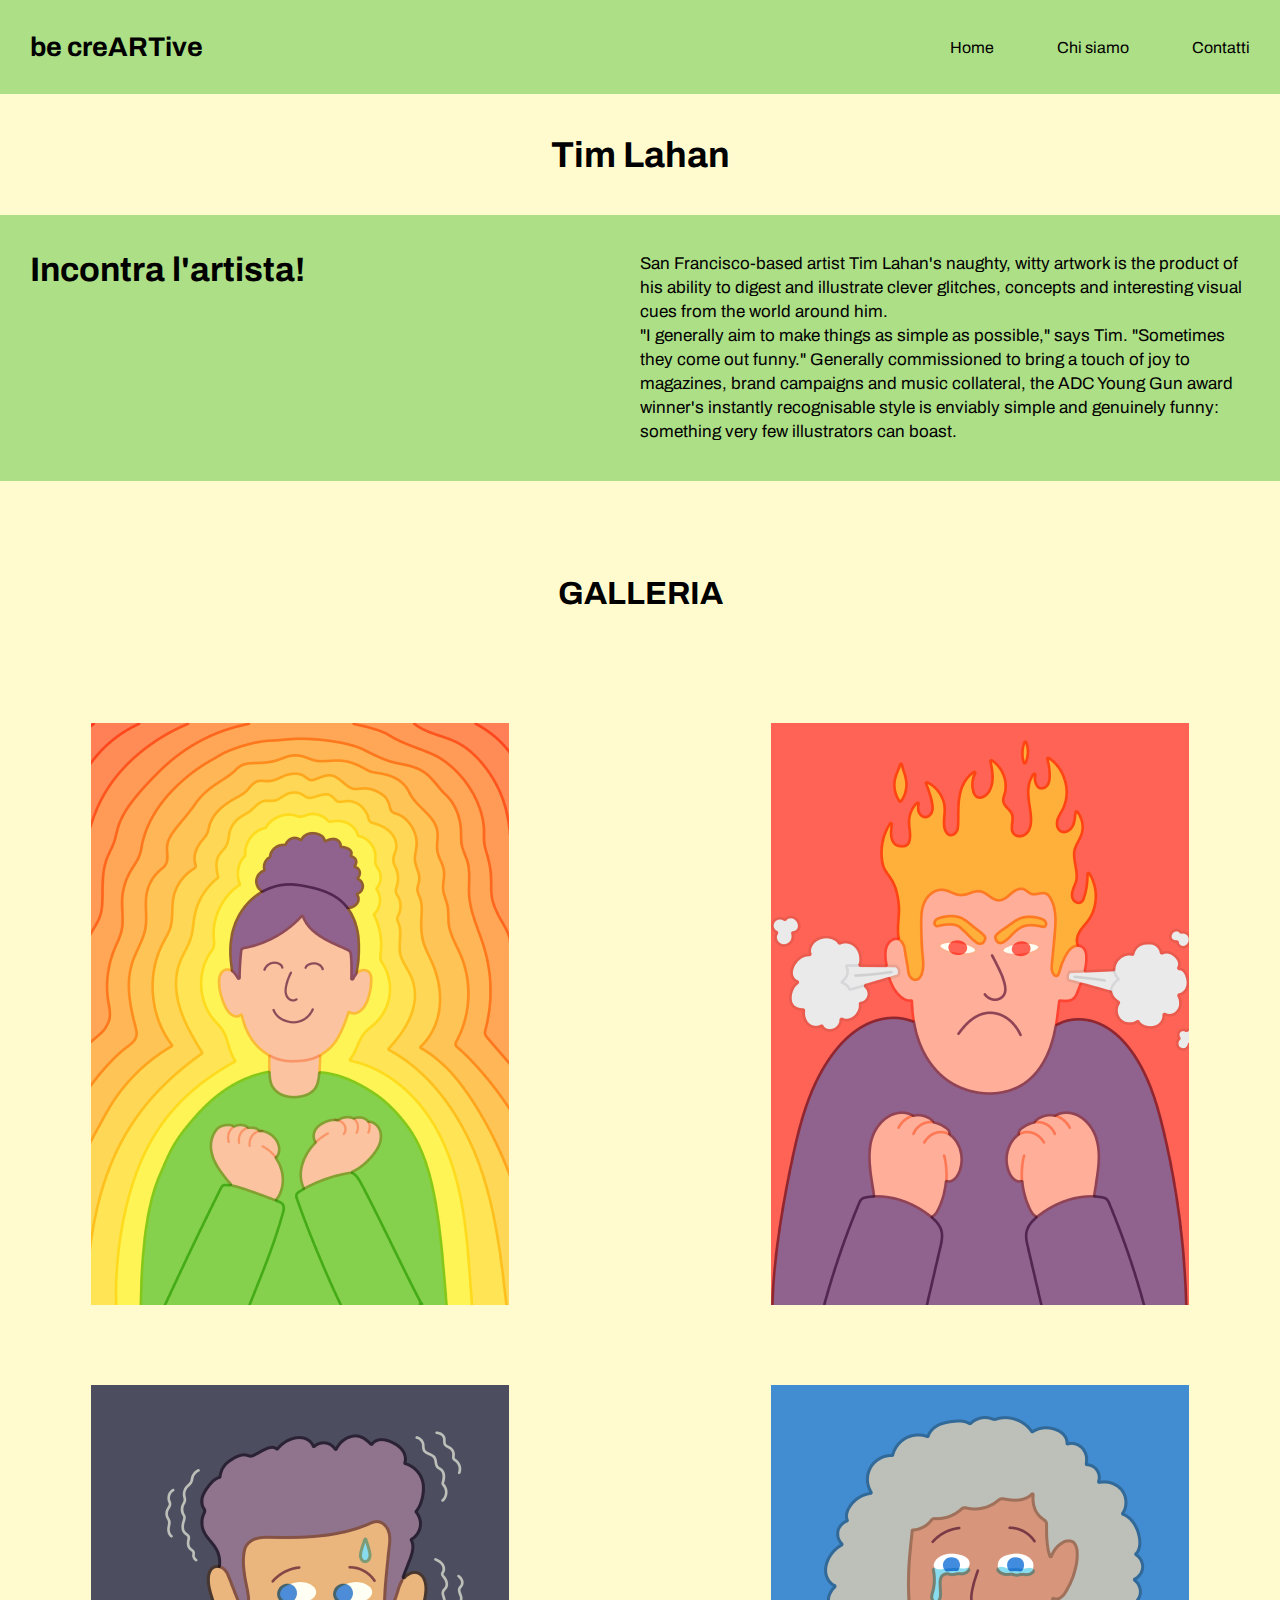
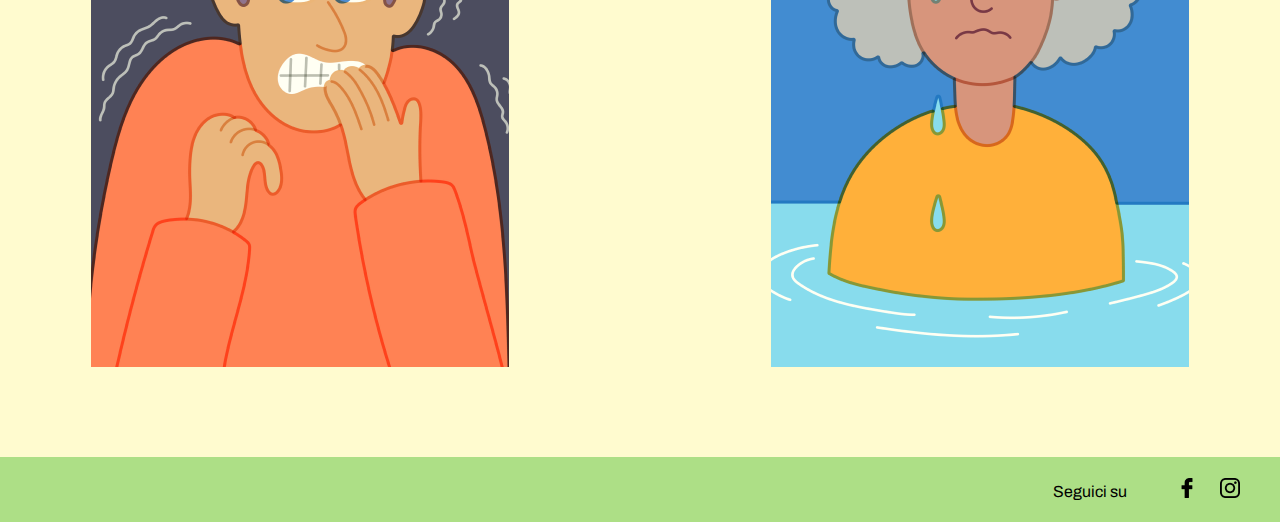
<file: Tim Lahan.html>
<!DOCTYPE html>
<html lang="en">
<head>
    <meta charset="UTF-8">
    <meta http-equiv="X-UA-Compatible" content="IE=edge">
    <meta name="viewport" content="width=device-width, initial-scale=1.0">
    <title>Tim Lahan</title>
    <link rel="stylesheet" href="css/stile.css">
</head>
<body>
    <header>
        <p>be creARTive</p>
        <nav>
            <ul class="navigazione">
                <li><a href="index.html">Home</a></li>
                <li><a href="chi-siamo.html">Chi siamo</a></li>
                <li><a href="contatti.html">Contatti</a></li>
            </ul>
        </nav>
    </header>
    <section class="hero">
        <h1>Tim Lahan</h1>
    </section>
    <main> 
        <div class="bio">
            <h1>Incontra l'artista!</h1>
            <p>
                San Francisco-based artist Tim Lahan's naughty,
                 witty artwork is the product of his ability to digest and illustrate clever glitches, 
                 concepts and interesting visual cues from the world around him.
                <br>
                "I generally aim to make things as simple as possible," says Tim.
                 "Sometimes they come out funny." Generally commissioned to bring a touch of joy to magazines,
                  brand campaigns and music collateral, the ADC Young Gun award winner's instantly 
                  recognisable style is enviably simple and genuinely funny: 
                  something very few illustrators can boast.
            </p>
            </div>

            <div class="galleria">
            <h1>GALLERIA</h1>
            </div>

            <div class="illustrazioni">
                <div class="card">
                    <img src="immagini/Lahan 1.png" alt="">
                </div>

                <div class="card">
                    <img src="immagini/Lahan 2.png" alt="">
                </div>

                <div class="card">
                    <img src="immagini/Lahan 3.png" alt="">
                </div>

                <div class="card">
                    <img src="immagini/Lahan 4.png" alt="">
                </div>
            </div>
<div class="footer">
    <footer>
        <p>Seguici su</p>
        <nav>
            <ul class="navfooter">
                <li><a href="#"><img src="immagini/facebook.png" alt=""></a></li>
                <li><a href="#"><img src="immagini/insta.png" alt=""></a></li>
            </ul>
        </nav>
    </footer>
</div> 

</body>
</html>
</file>
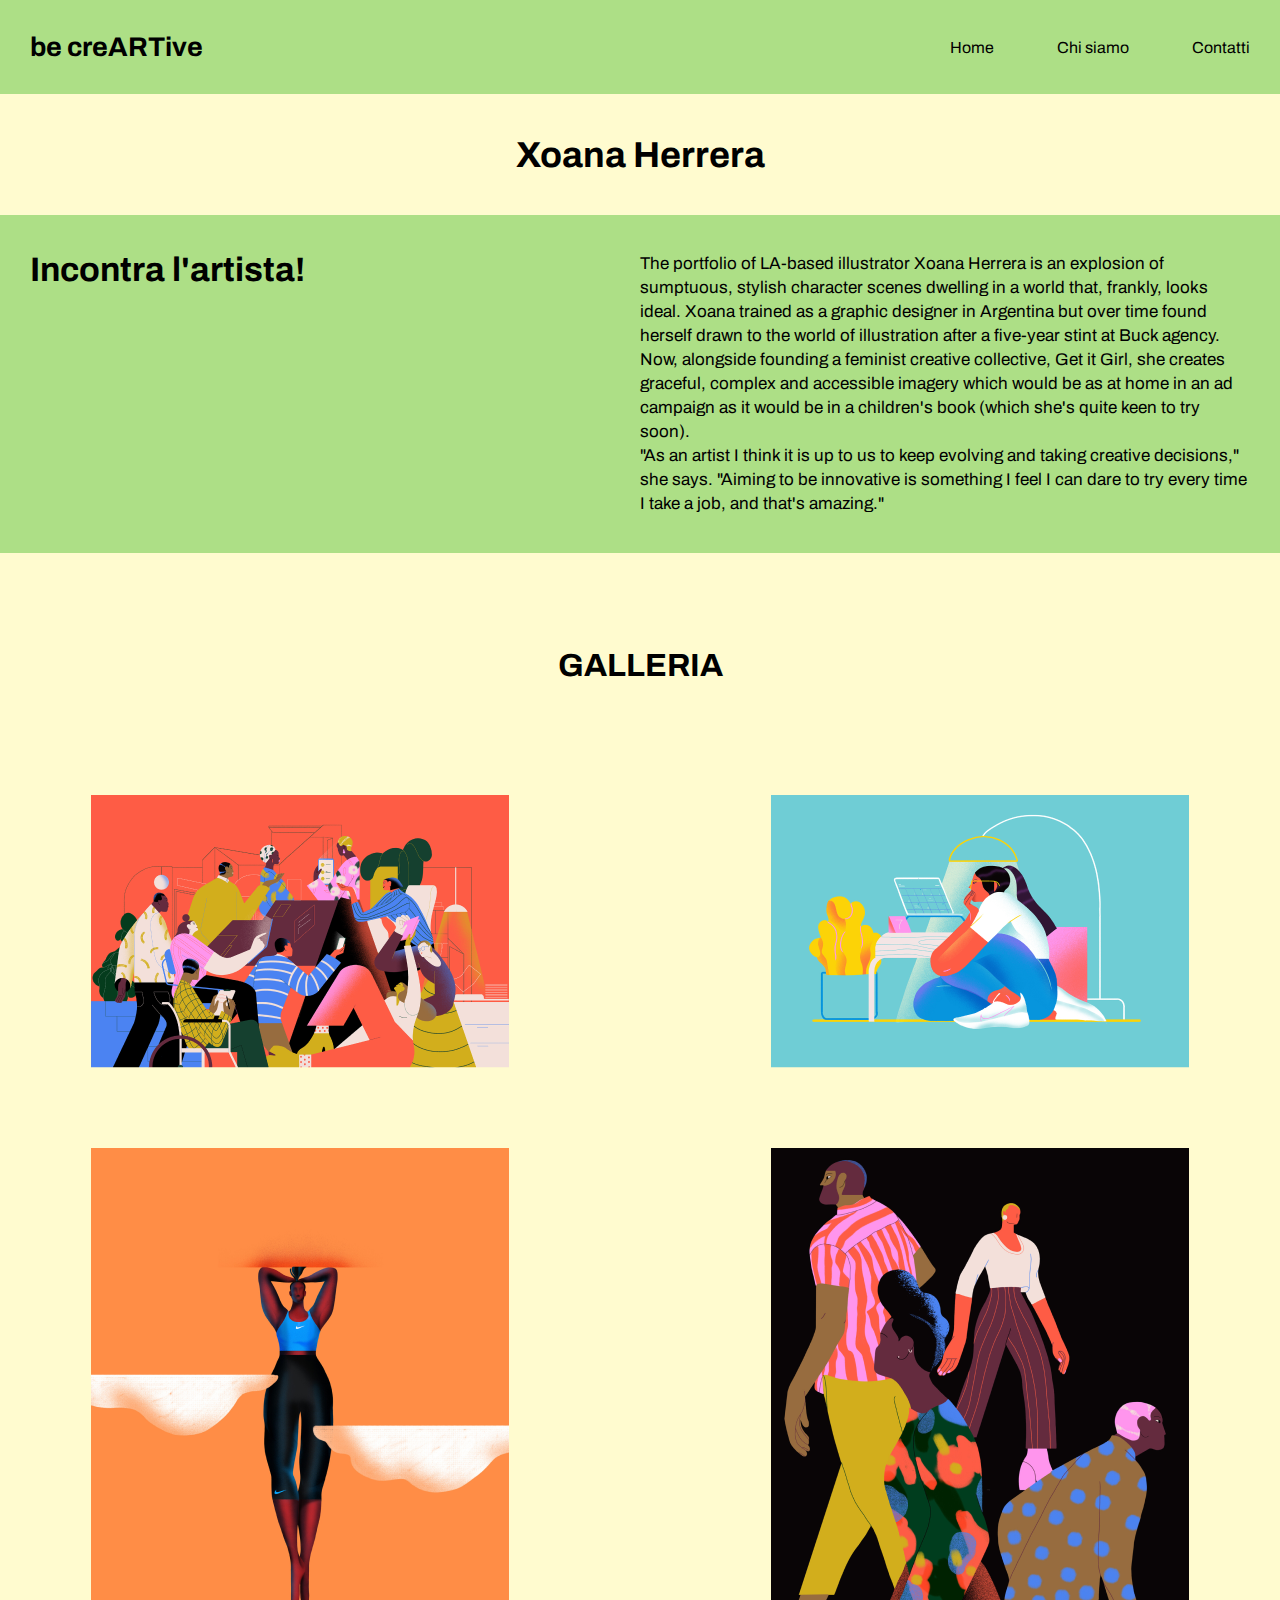
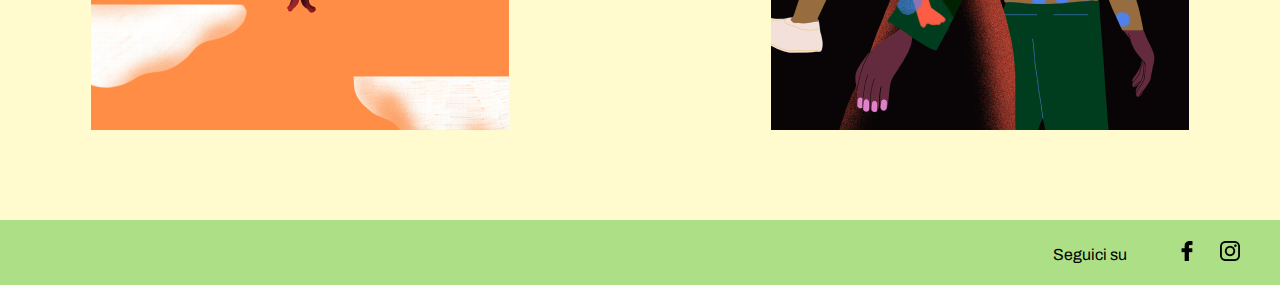
<file: Xoana Herrera.html>
<!DOCTYPE html>
<html lang="en">
<head>
    <meta charset="UTF-8">
    <meta http-equiv="X-UA-Compatible" content="IE=edge">
    <meta name="viewport" content="width=device-width, initial-scale=1.0">
    <title>Xoana Herrera</title>
    <link rel="stylesheet" href="css/stile.css">
</head>
<body>
    <header>
        <p>be creARTive</p>
        <nav>
            <ul class="navigazione">
                <li><a href="index.html">Home</a></li>
                <li><a href="chi-siamo.html">Chi siamo</a></li>
                <li><a href="contatti.html">Contatti</a></li>
            </ul>
        </nav>
    </header>
    <section class="hero">
        <h1>Xoana Herrera</h1>
    </section>
    <main> 
        <div class="bio">
            <h1>Incontra l'artista!</h1>
            <p>
                The portfolio of LA-based illustrator Xoana Herrera is an explosion of sumptuous,
                stylish character scenes dwelling in a world that, frankly, looks ideal.
                Xoana trained as a graphic designer in Argentina but over time found herself drawn 
                to the world of illustration after a five-year stint at Buck agency.
                <br>
                Now, alongside founding a feminist creative collective, Get it Girl, she creates graceful,
                complex and accessible imagery which would be as at home in an ad campaign as it
                would be in a children's book (which she's quite keen to try soon).
                <br>
                "As an artist I think it is up to us to keep evolving and taking creative decisions," 
                 she says. "Aiming to be innovative is something I feel I can dare to try every time
                  I take a job, and that's amazing."
            </p>
            </div>
            <div class="galleria">
                <h1>GALLERIA</h1>
                </div>
    
                <div class="illustrazioni">
                    <div class="card">
                        <img src="immagini/xoana herrera 1.png" alt="">
                    </div>
        
                    <div class="card">
                        <img src="immagini/xoana herrera 2.png" alt="">
                    </div>
        
                    <div class="card">
                        <img src="immagini/xoana herrera 3.png" alt="">
                    </div>
        
                    <div class="card">
                        <img src="immagini/xoana herrera 4.png" alt="">
                    </div>
                </div>
                <div class="footer">
                    <footer>
                        <p>Seguici su</p>
                        <nav>
                            <ul class="navfooter">
                                <li><a href="#"><img src="immagini/facebook.png" alt=""></a></li>
                                <li><a href="#"><img src="immagini/insta.png" alt=""></a></li>
                            </ul>
                        </nav>
                    </footer>
                </div> 
                      
                </body>
                </html>
</file>
<file: css/stile.css>
@import url('https://fonts.googleapis.com/css2?family=Archivo:wght@100&display=swap');

body {
    margin: 0;
    background-color: #fffbcf;
    font-family: 'Archivo', sans-serif;
}

img {
    max-width: 100%;
    display: block;
}




.navigazione, a{
    color: #000;
    text-decoration: none;
    list-style: none;
}

.navigazione a:hover{
    color: white;
    }



.navigazione li{
    display: inline-block;
    padding: 5px 30px;
}

header{
    display: flex;
    justify-content: space-between;
    align-items: center;
    background-color: #ADDF86;
    position: fixed;
    width: 100%;
  
  
}

header p{ 
    padding: 5px 30px; 
    font-size: 27px;
    font-weight: bold;
}



section.hero h1 {
    text-align: center;
    margin: 0;
    padding: 40px 10px;
    font-size: 36px;
    padding-top: 135px;
   
}

div.galleria{
    text-align: center;
    padding-top: 50px;
    
    
}

div.bio {
    max-width: 100%;
    background-color: #ADDF86;
    padding: 20px 30px;
    margin: 0;
    display: grid;
    grid-template-columns: 1fr 1fr ;
    font-size: 17px;
    
    
}

div.bio {
   line-height: 1.5rem;
   margin-bottom: 1.5rem;
}

div.illustrazioni{
    background-color: #fffbcf;
    display: grid;
    grid-template-columns: 1fr 1fr;
    gap: 80px;
    margin: auto;
    padding: 90px 0;
    justify-content: center;
}

div.card {
    margin: auto;
}

   .navfooter li {
    display: inline-block;
    width: 20px;
    height: 20px;
    padding: 0 10px;
    
}


   footer {
    padding: 5px 30px;
    display: flex;
    justify-content: end;
    background-color: #ADDF86;
   }
   
   footer p{
    padding-top: 5px;
   }




   /* css pagina index */

div.contenuti{
    display: grid;
    grid-template-columns: 1fr 1fr 1fr;
    gap: 80px;
    margin: auto;
    padding: 90px 0;
    justify-content: center; 
}

div.contenuti h2{
    text-align: center;
}

div.sezione1 {
    text-align: center; 
    padding-top: 70px; 
}

section.hero img{
    padding-top: 75px;
    width: 100%;
}

 .navigazione1 li{
    display: inline-block;
    text-decoration: none;
    list-style: none;
    padding: 5px 30px;
 }

 .navigazione1 a:hover{
    color: white;
 }




 /* css pagina chi siamo */


 div.descrizione p{
font-size: 32px;
    padding: 90px ;
 }




 /* css pagina contatti*/

 .contatti{
    font-size: 32px;   
 }
 

 .città{
    padding: 60px;
 }



 @media (max-width:700px) {

  
    header{
    display: inline-block;
    margin: auto;
    }

    header p{
        text-align: center;
    }

    .navigazione li{
        
        margin-left: 20px;
    }
    section.hero h1 {
        padding-top: 175px;
       
    }

    div.bio {
        max-width: 100%;
        background-color: #ADDF86;
        padding: 20px 30px;
        margin: 0;
        display: grid;
        grid-template-columns: 1fr  ;
        
        
    }
    
    div.bio {
       line-height: 1.5rem;
       margin-bottom: 1.5rem;
    }

   
    

    div.illustrazioni{
       
        grid-template-columns: 1fr;
    } 

    section.hero img{
        padding-top: 130px;
        width: 100%;
    }

    div.contenuti{
        grid-template-columns: 1fr;
}

div.sezione1 {
   
    padding-top: 100px; 
}

.navigazione1 li{
    display: inline-block;
    text-decoration: none;
    list-style: none;
    padding: 5px 80px;
 }
 }
</file>
